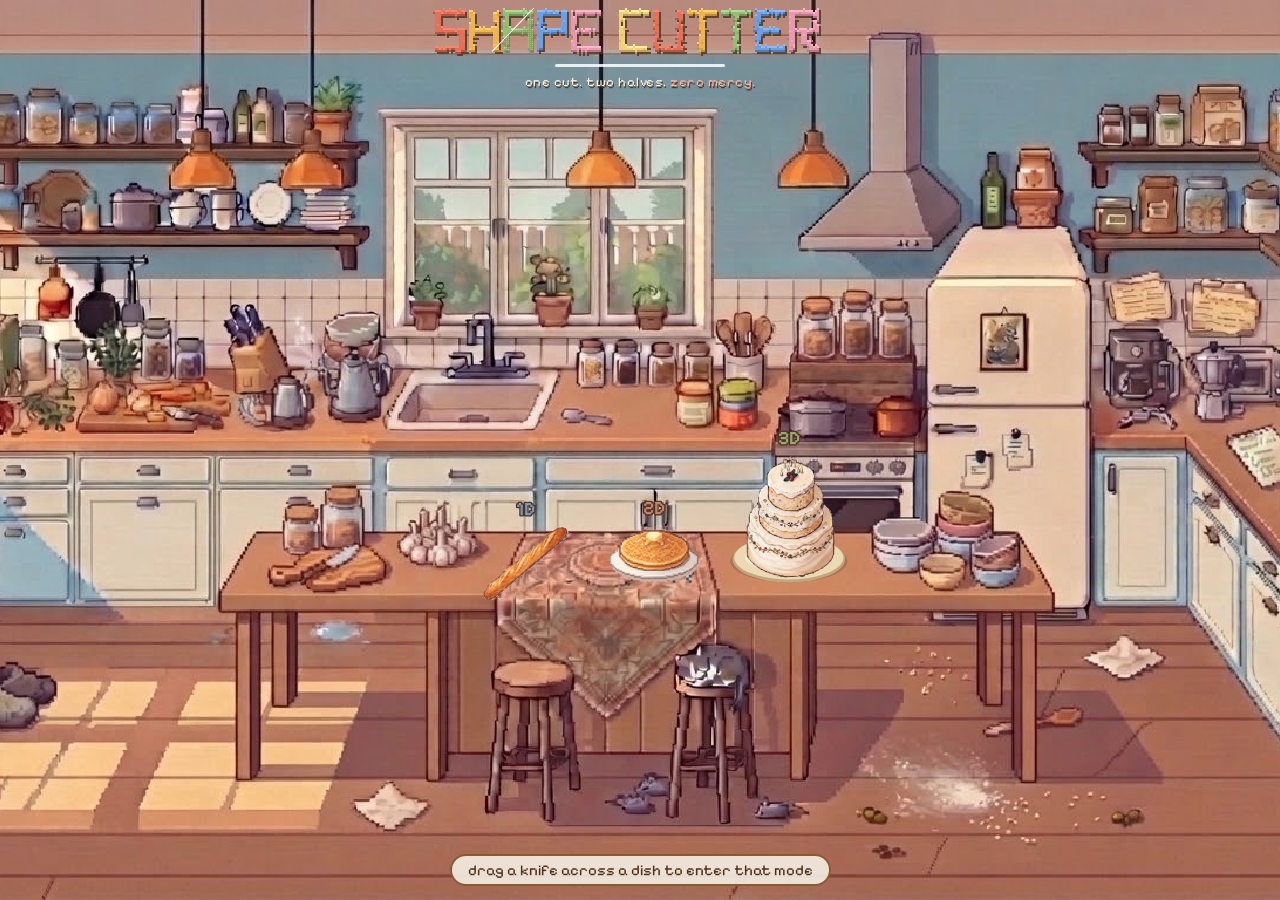
<file: index.html>
<!DOCTYPE html>
<html>
<head>
  <meta charset="utf-8">
  <meta name="viewport" content="width=device-width, initial-scale=1">
  <title>Shape Cutter</title>
  <link rel="preconnect" href="https://fonts.googleapis.com">
  <link rel="preconnect" href="https://fonts.gstatic.com" crossorigin>
  <link href="https://fonts.googleapis.com/css2?family=Pixelify+Sans:wght@400..700&family=Orbitron:wght@500;700&family=Space+Grotesk:wght@300..700&display=swap" rel="stylesheet">
  <link rel="stylesheet" href="css/style.css">
</head>
<body>
  <canvas id="bg"></canvas>
  <main class="menu-wrap">
    <div class="sign">
      <h1 class="title"><canvas id="titleCanvas" width="836" height="96" aria-label="Shape Cutter"></canvas></h1>
      <div class="slice-line"></div>
      <p class="tagline">one cut. two halves. <span class="tagline-accent">zero mercy.</span></p>
    </div>
  </main>
  <p class="kitchen-hint">drag a knife across a dish to enter that mode</p>
  <script src="js/shared/engine.js"></script>
  <script src="js/shared/foods.js"></script>
  <script src="js/shared/menu.js"></script>
</body>
</html>
</file>
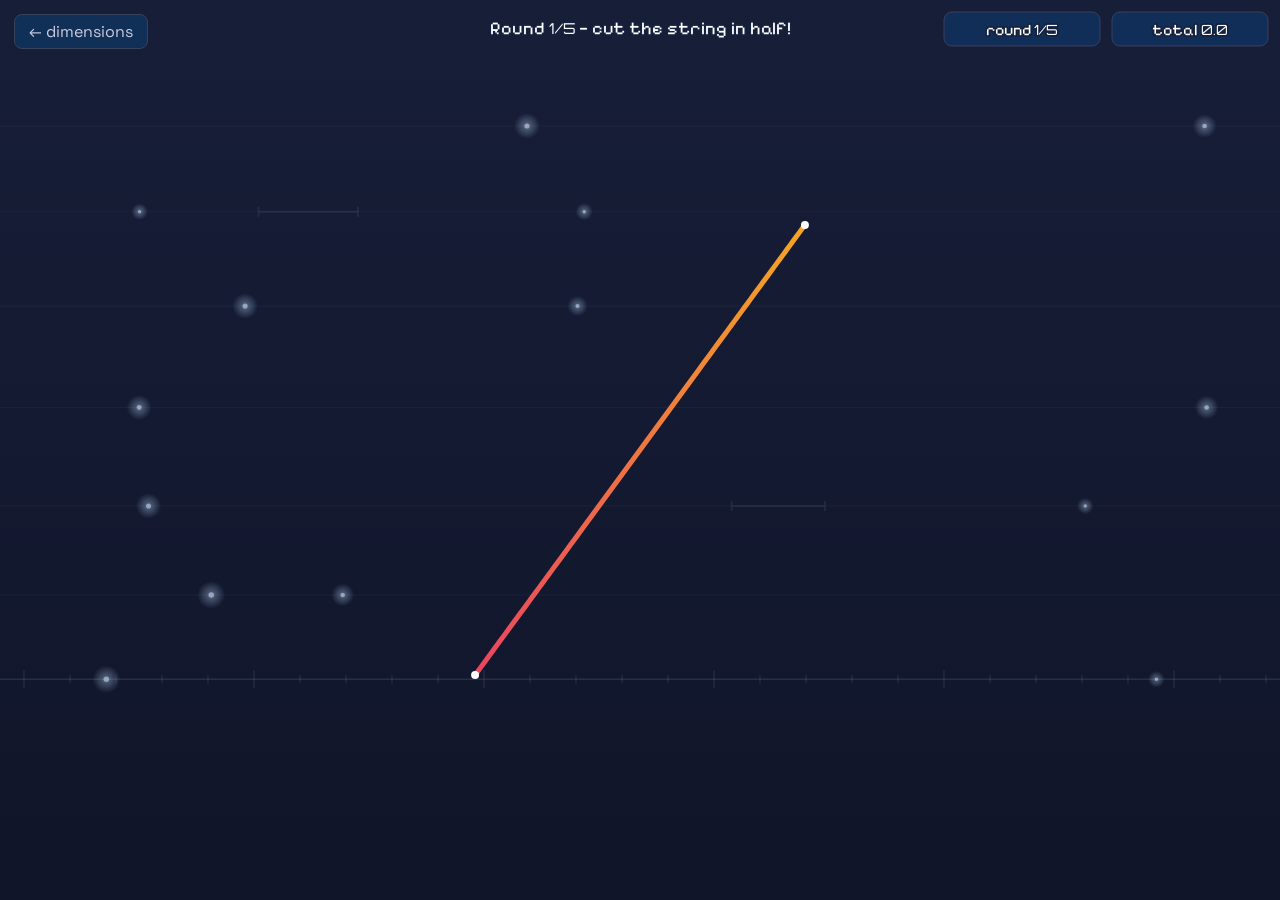
<file: 1d.html>
<!DOCTYPE html>
<html>
<head>
  <meta charset="utf-8">
  <meta name="viewport" content="width=device-width, initial-scale=1">
  <title>Shape Cutter — 1D</title>
  <link rel="preconnect" href="https://fonts.googleapis.com">
  <link rel="preconnect" href="https://fonts.gstatic.com" crossorigin>
  <link href="https://fonts.googleapis.com/css2?family=Pixelify+Sans:wght@400..700&family=Orbitron:wght@500;700&family=Space+Grotesk:wght@300..700&display=swap" rel="stylesheet">
  <link rel="stylesheet" href="css/style.css">
</head>
<body data-dim="1">
  <a class="back" href="index.html">&larr; dimensions</a>
  <canvas id="bg"></canvas>
  <canvas id="game" width="800" height="600"></canvas>
  <script src="js/shared/dimbg.js"></script>
  <script src="js/1d/strings.js"></script>
  <script src="js/1d/oned.js"></script>
</body>
</html>
</file>
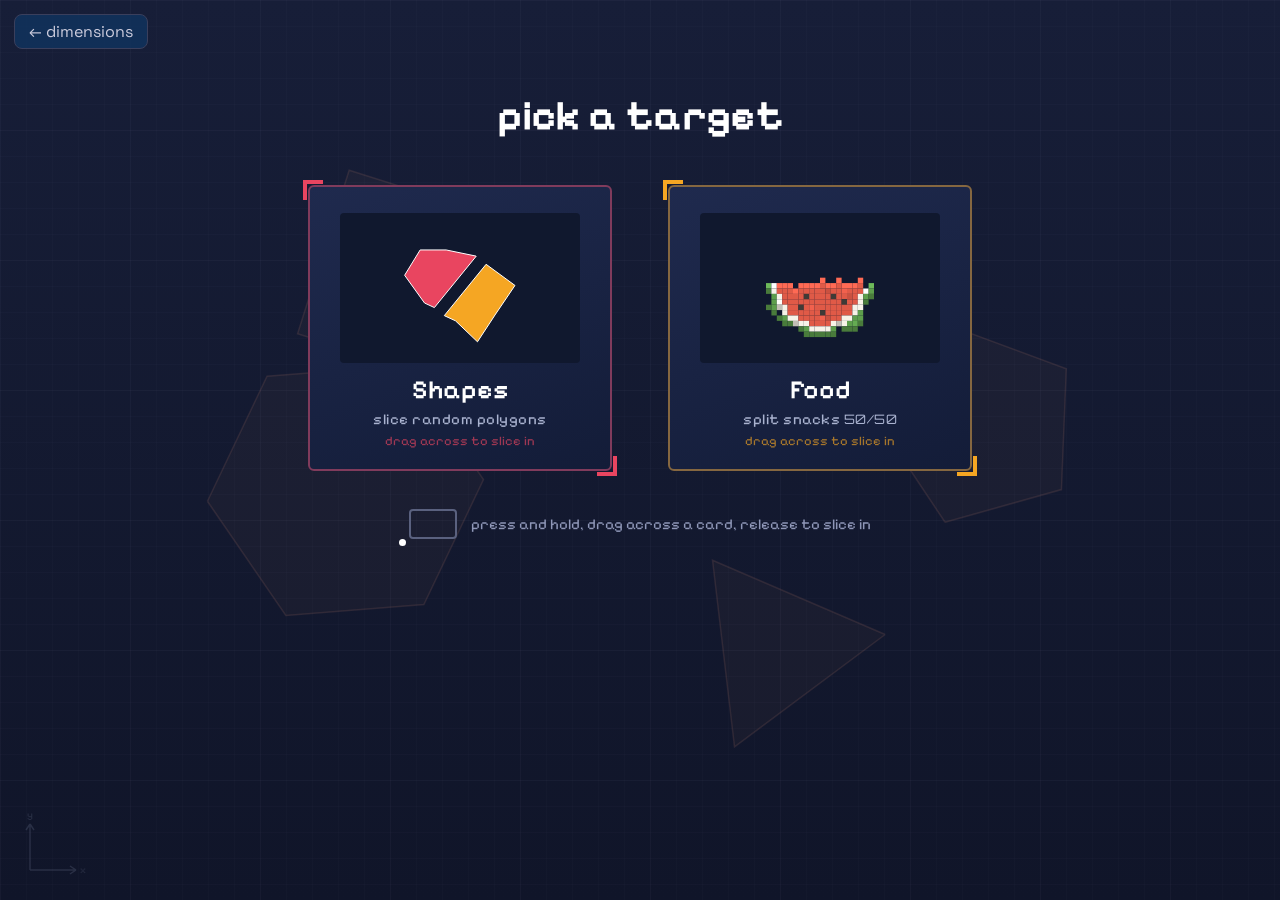
<file: 2d.html>
<!DOCTYPE html>
<html>
<head>
  <meta charset="utf-8">
  <meta name="viewport" content="width=device-width, initial-scale=1">
  <title>Shape Cutter — 2D</title>
  <link rel="preconnect" href="https://fonts.googleapis.com">
  <link rel="preconnect" href="https://fonts.gstatic.com" crossorigin>
  <link href="https://fonts.googleapis.com/css2?family=Pixelify+Sans:wght@400..700&family=Orbitron:wght@500;700&family=Space+Grotesk:wght@300..700&display=swap" rel="stylesheet">
  <link rel="stylesheet" href="css/style.css">
</head>
<body data-dim="2">
  <a class="back" href="index.html">&larr; dimensions</a>
  <canvas id="bg"></canvas>
  <main class="menu-wrap">
    <h1 class="page-head">pick a target</h1>
    <div class="menu">
      <a class="mode mode-shapes" href="shape.html">
        <canvas id="previewShapes" width="240" height="150"></canvas>
        <span class="mode-name">Shapes</span>
        <span class="mode-desc">slice random polygons</span>
        <span class="mode-hint">drag across to slice in</span>
      </a>
      <a class="mode mode-food" href="objects.html">
        <canvas id="previewFood" width="240" height="150"></canvas>
        <span class="mode-name">Food</span>
        <span class="mode-desc">split snacks <span class="num">50/50</span></span>
        <span class="mode-hint">drag across to slice in</span>
      </a>
    </div>
    <p class="how">
      <span class="how-demo"><span class="how-dot"></span></span>
      <span>press and hold, drag across a card, release to slice in</span>
    </p>
  </main>
  <script src="js/shared/dimbg.js"></script>
  <script src="js/shared/engine.js"></script>
  <script src="js/shared/foods.js"></script>
  <script src="js/shared/menu.js"></script>
</body>
</html>
</file>
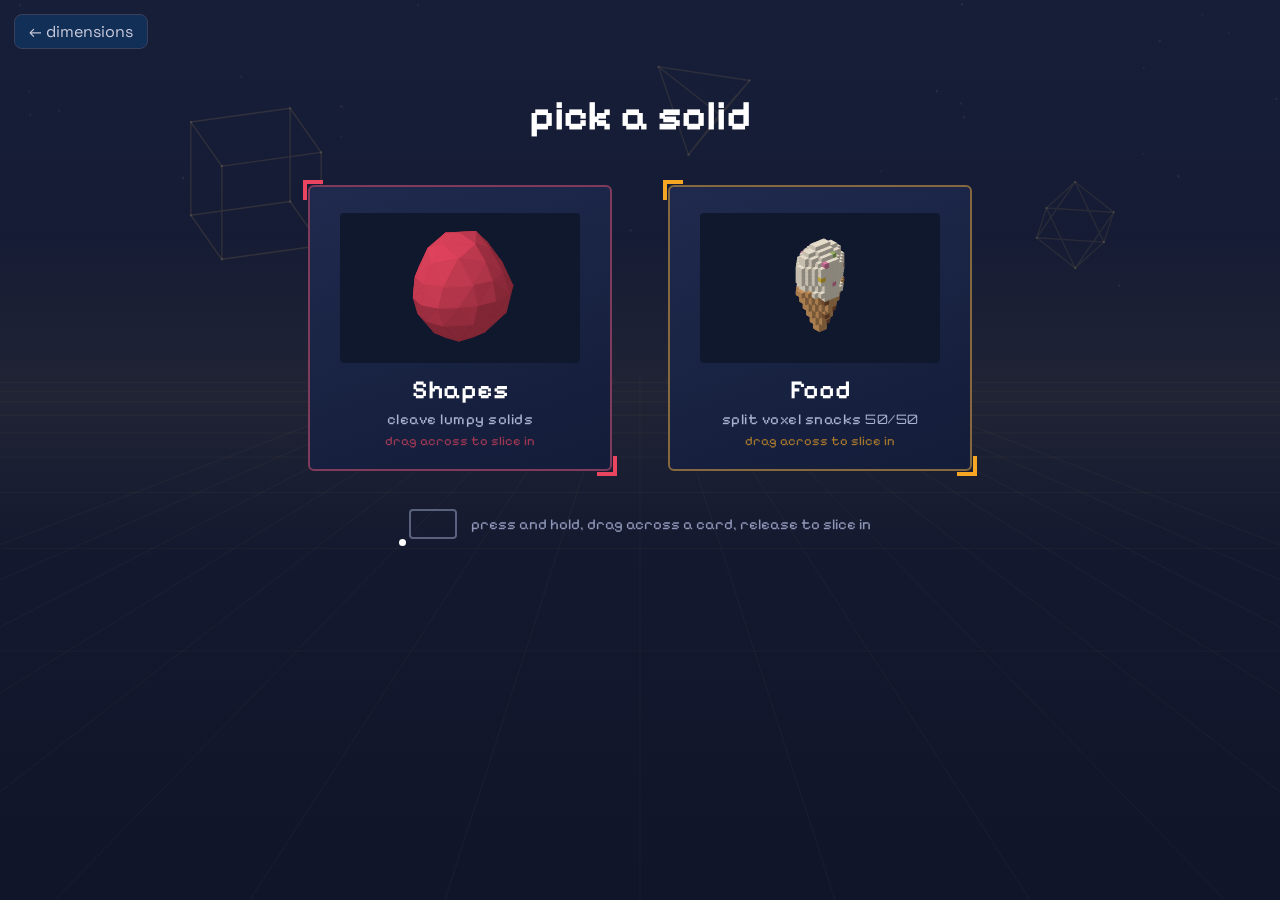
<file: 3d.html>
<!DOCTYPE html>
<html>
<head>
  <meta charset="utf-8">
  <meta name="viewport" content="width=device-width, initial-scale=1">
  <title>Shape Cutter — 3D</title>
  <link rel="preconnect" href="https://fonts.googleapis.com">
  <link rel="preconnect" href="https://fonts.gstatic.com" crossorigin>
  <link href="https://fonts.googleapis.com/css2?family=Pixelify+Sans:wght@400..700&family=Orbitron:wght@500;700&family=Space+Grotesk:wght@300..700&display=swap" rel="stylesheet">
  <link rel="stylesheet" href="css/style.css">
</head>
<body data-dim="3">
  <a class="back" href="index.html">&larr; dimensions</a>
  <canvas id="bg"></canvas>
  <main class="menu-wrap">
    <h1 class="page-head">pick a solid</h1>
    <div class="menu">
      <a class="mode mode-shapes" href="shape3d.html">
        <canvas id="previewShape3d" width="240" height="150"></canvas>
        <span class="mode-name">Shapes</span>
        <span class="mode-desc">cleave lumpy solids</span>
        <span class="mode-hint">drag across to slice in</span>
      </a>
      <a class="mode mode-food" href="food3d.html">
        <canvas id="previewFood3d" width="240" height="150"></canvas>
        <span class="mode-name">Food</span>
        <span class="mode-desc">split voxel snacks <span class="num">50/50</span></span>
        <span class="mode-hint">drag across to slice in</span>
      </a>
    </div>
    <p class="how">
      <span class="how-demo"><span class="how-dot"></span></span>
      <span>press and hold, drag across a card, release to slice in</span>
    </p>
  </main>
  <script src="js/shared/dimbg.js"></script>
  <script src="js/shared/engine.js"></script>
  <script src="js/shared/foods.js"></script>
  <script src="js/3d/solids.js"></script>
  <script src="js/shared/menu.js"></script>
</body>
</html>
</file>
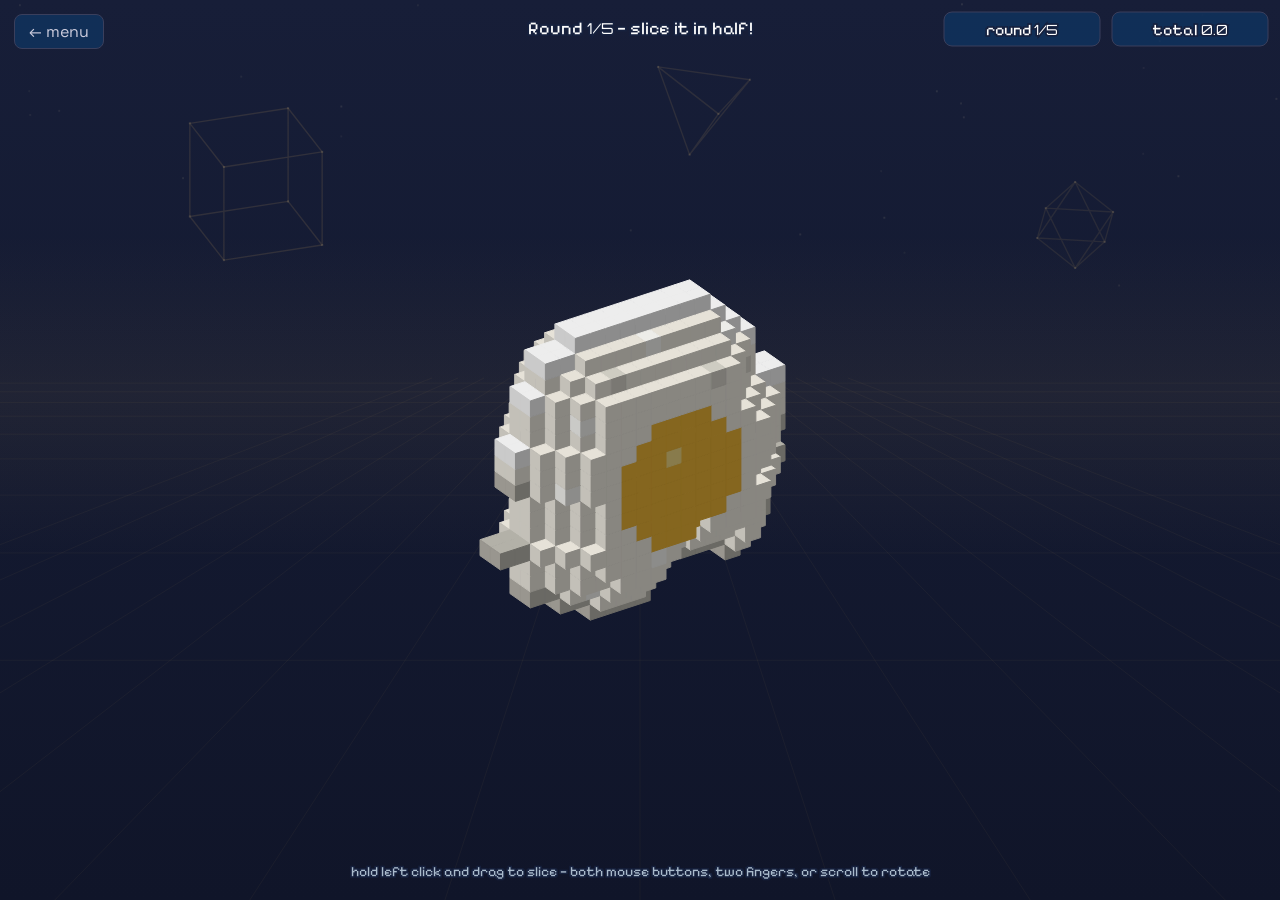
<file: food3d.html>
<!DOCTYPE html>
<html>
<head>
  <meta charset="utf-8">
  <meta name="viewport" content="width=device-width, initial-scale=1">
  <title>Shape Cutter — 3D Food</title>
  <link rel="preconnect" href="https://fonts.googleapis.com">
  <link rel="preconnect" href="https://fonts.gstatic.com" crossorigin>
  <link href="https://fonts.googleapis.com/css2?family=Pixelify+Sans:wght@400..700&family=Orbitron:wght@500;700&family=Space+Grotesk:wght@300..700&display=swap" rel="stylesheet">
  <link rel="stylesheet" href="css/style.css">
</head>
<body data-dim="3">
  <a class="back" href="3d.html">&larr; menu</a>
  <canvas id="bg"></canvas>
  <canvas id="game" width="800" height="600"></canvas>
  <script src="js/shared/dimbg.js"></script>
  <script src="js/3d/solids.js"></script>
  <script src="js/shared/foods.js"></script>
  <script src="js/3d/foods3d.js"></script>
  <script src="js/3d/threed.js"></script>
</body>
</html>
</file>
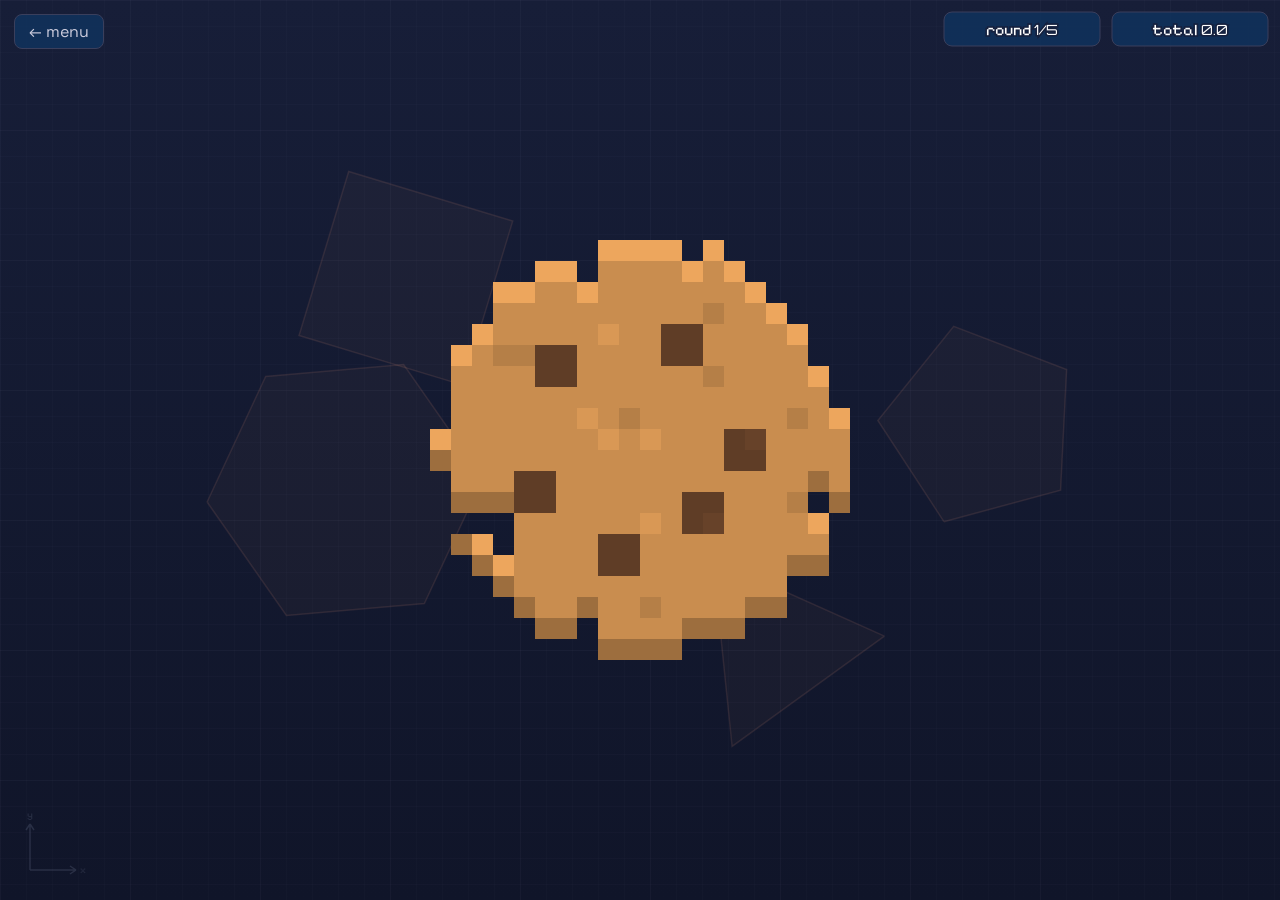
<file: objects.html>
<!DOCTYPE html>
<html>
<head>
  <meta charset="utf-8">
  <meta name="viewport" content="width=device-width, initial-scale=1">
  <title>Shape Cutter — Food</title>
  <link rel="preconnect" href="https://fonts.googleapis.com">
  <link rel="preconnect" href="https://fonts.gstatic.com" crossorigin>
  <link href="https://fonts.googleapis.com/css2?family=Pixelify+Sans:wght@400..700&family=Orbitron:wght@500;700&family=Space+Grotesk:wght@300..700&display=swap" rel="stylesheet">
  <link rel="stylesheet" href="css/style.css">
</head>
<body data-dim="2">
  <a class="back" href="2d.html">&larr; menu</a>
  <canvas id="bg"></canvas>
  <canvas id="game" width="800" height="600"></canvas>
  <script src="js/shared/dimbg.js"></script>
  <script src="js/shared/engine.js"></script>
  <script src="js/shared/foods.js"></script>
  <script src="js/2d/game.js"></script>
</body>
</html>
</file>
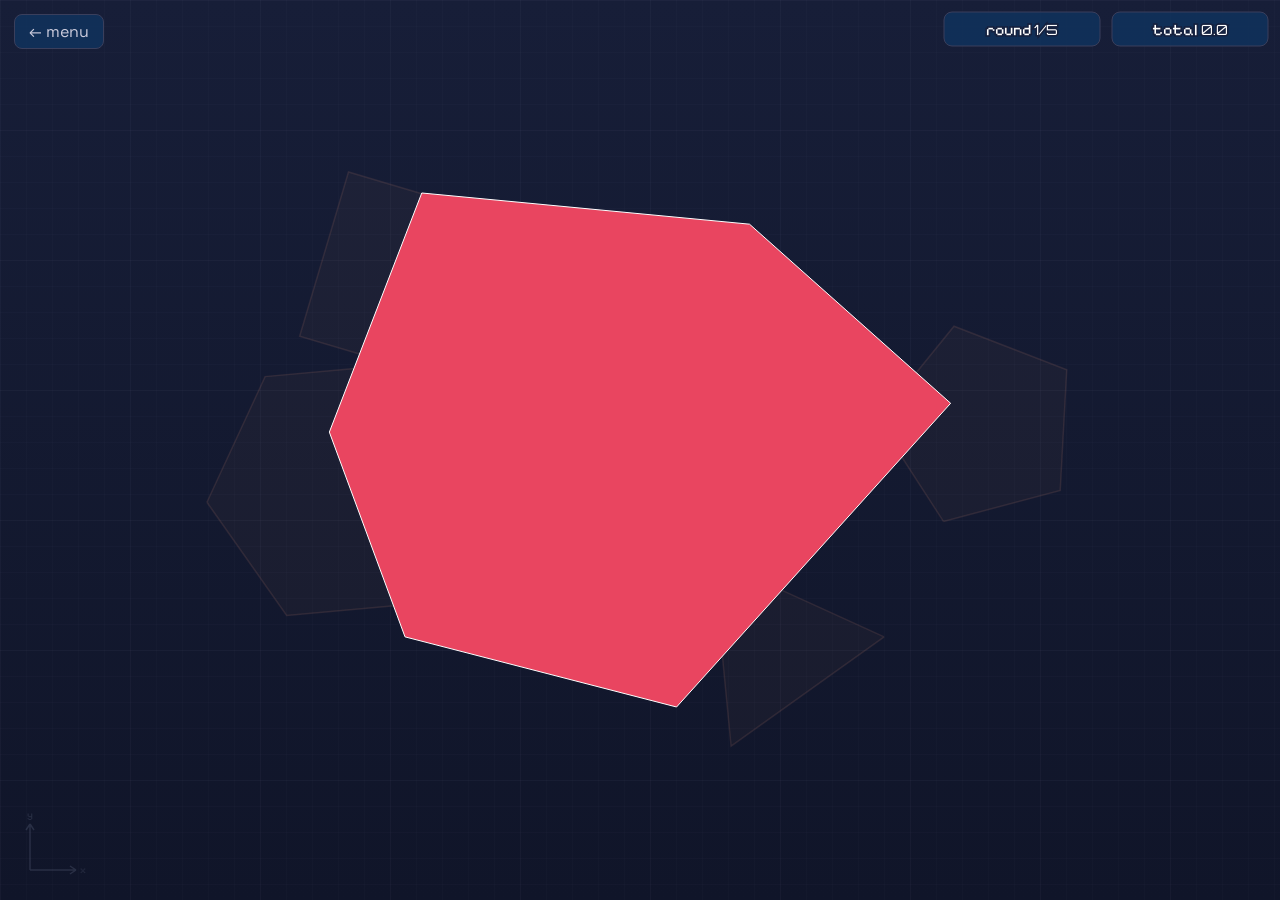
<file: shape.html>
<!DOCTYPE html>
<html>
<head>
  <meta charset="utf-8">
  <meta name="viewport" content="width=device-width, initial-scale=1">
  <title>Shape Cutter — Shapes</title>
  <link rel="preconnect" href="https://fonts.googleapis.com">
  <link rel="preconnect" href="https://fonts.gstatic.com" crossorigin>
  <link href="https://fonts.googleapis.com/css2?family=Pixelify+Sans:wght@400..700&family=Orbitron:wght@500;700&family=Space+Grotesk:wght@300..700&display=swap" rel="stylesheet">
  <link rel="stylesheet" href="css/style.css">
</head>
<body data-dim="2">
  <a class="back" href="2d.html">&larr; menu</a>
  <canvas id="bg"></canvas>
  <canvas id="game" width="800" height="600"></canvas>
  <script src="js/shared/dimbg.js"></script>
  <script src="js/shared/engine.js"></script>
  <script src="js/2d/shapes.js"></script>
  <script src="js/2d/game.js"></script>
</body>
</html>
</file>
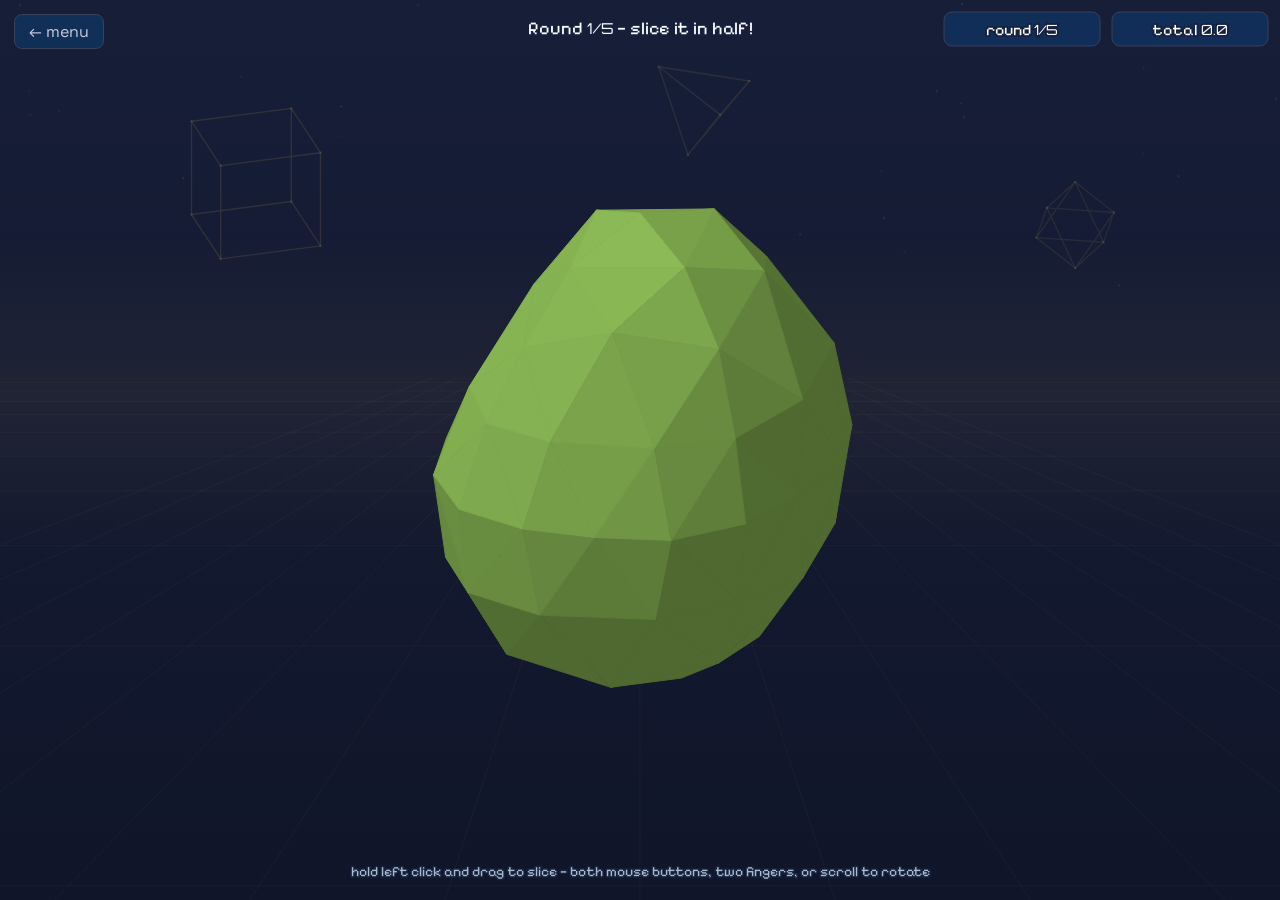
<file: shape3d.html>
<!DOCTYPE html>
<html>
<head>
  <meta charset="utf-8">
  <meta name="viewport" content="width=device-width, initial-scale=1">
  <title>Shape Cutter — 3D Shapes</title>
  <link rel="preconnect" href="https://fonts.googleapis.com">
  <link rel="preconnect" href="https://fonts.gstatic.com" crossorigin>
  <link href="https://fonts.googleapis.com/css2?family=Pixelify+Sans:wght@400..700&family=Orbitron:wght@500;700&family=Space+Grotesk:wght@300..700&display=swap" rel="stylesheet">
  <link rel="stylesheet" href="css/style.css">
</head>
<body data-dim="3">
  <a class="back" href="3d.html">&larr; menu</a>
  <canvas id="bg"></canvas>
  <canvas id="game" width="800" height="600"></canvas>
  <script src="js/shared/dimbg.js"></script>
  <script src="js/3d/solids.js"></script>
  <script src="js/3d/shapes3d.js"></script>
  <script src="js/3d/threed.js"></script>
</body>
</html>
</file>
<file: css/style.css>
body {
  display: flex;
  flex-direction: column;
  align-items: center;
  background: #1a1a2e;
  font-family: 'Space Grotesk', system-ui, sans-serif;
  color: #eee;
  margin: 0;
  min-height: 100vh;
  animation: pagefade 0.4s ease-out;
}
@keyframes pagefade {
  from {
    opacity: 0;
  }
}
#game {
  position: fixed;
  inset: 0;
  background: transparent; /* the dimension backdrop on #bg shows through */
  touch-action: none;
}
button {
  margin-top: 14px;
  font-family: inherit;
}
.back {
  position: fixed;
  top: 14px;
  left: 14px;
  z-index: 10;
  padding: 6px 14px;
  background: rgba(15, 52, 96, 0.8);
  border: 1px solid #3a3f5c;
  border-radius: 8px;
  color: #ccd;
  text-decoration: none;
}
.back:hover {
  color: #fff;
}

/* --- landing page --- */
#bg {
  position: fixed;
  inset: 0;
  width: 100%;
  height: 100%;
  z-index: 0;
}
.menu-wrap {
  position: relative;
  z-index: 1;
  display: flex;
  flex-direction: column;
  align-items: center;
  pointer-events: none; /* let slice gestures reach the scene canvas beneath */
}
.kitchen-hint {
  position: fixed;
  bottom: 14px;
  left: 0;
  right: 0;
  width: fit-content;
  z-index: 1;
  text-align: center;
  margin: 0 auto;
  padding: 5px 16px;
  font-family: 'Pixelify Sans', monospace;
  font-size: 15px;
  color: #4e2f16;
  background: rgba(244, 239, 228, 0.9);
  border: 2px solid #8a5a30;
  border-radius: 999px;
  pointer-events: none;
  animation: rise 0.7s 0.6s ease-out both;
}
/* compact title block pinned to the very top, floating over the picture */
.sign {
  position: relative;
  display: flex;
  flex-direction: column;
  align-items: center;
  margin-top: 8px;
  animation: rise 0.7s ease-out both;
}
.title {
  margin: 0;
  line-height: 0;
}
.title canvas {
  max-width: min(50vw, 418px);
  image-rendering: pixelated;
}
.slice-line {
  width: 0;
  height: 3px;
  border-radius: 2px;
  background: #fff;
  opacity: 0.85;
  margin-top: 8px;
  animation: slice 0.6s 0.5s ease-out forwards;
}
.tagline {
  font-family: 'Pixelify Sans', monospace;
  font-size: 13px;
  letter-spacing: 0.5px;
  color: #fdf3e0;
  text-shadow: 1px 2px 0 rgba(58, 43, 28, 0.85);
  margin: 7px 0 0;
  animation: rise 0.7s 0.2s ease-out both;
}
.tagline-accent {
  color: #ffb3a0;
}
.menu {
  display: flex;
  gap: 56px;
  margin-top: 44px;
  flex-wrap: wrap;
  justify-content: center;
}
.mode {
  --accent: #e94560;
  pointer-events: auto; /* re-enable: .menu-wrap is pass-through for the landing scene */
  position: relative;
  display: flex;
  flex-direction: column;
  align-items: center;
  gap: 5px;
  padding: 26px 30px 20px;
  background: linear-gradient(160deg, #1f2a4e 0%, #131c38 100%);
  border: 2px solid color-mix(in srgb, var(--accent) 45%, #2a3358);
  border-radius: 6px;
  color: #fff;
  text-decoration: none;
  cursor: crosshair;
  transition: transform 0.25s ease, border-color 0.25s ease, box-shadow 0.25s ease;
  animation: rise 0.7s 0.35s ease-out both;
}
.mode-food {
  --accent: #f5a623;
}
.mode:nth-child(2) {
  animation-delay: 0.5s;
}
.mode:nth-child(3) {
  animation-delay: 0.65s;
}
.mode-d1 {
  --accent: #5f85db;
}
.mode-d2 {
  --accent: #e94560;
}
.mode-d3 {
  --accent: #f5a623;
}
.dim-card .mode-name {
  font-family: 'Orbitron', sans-serif;
  font-size: 24px;
  letter-spacing: 2px;
}
.num {
  font-family: 'Orbitron', sans-serif;
  font-size: 13px;
}
.page-head {
  font-family: 'Pixelify Sans', monospace;
  font-size: clamp(30px, 6vw, 42px);
  color: #fff;
  margin: 10vh 0 0;
  animation: rise 0.7s ease-out both;
}
/* target-bracket corners: this card is something you cut */
.mode::before,
.mode::after {
  content: '';
  position: absolute;
  width: 16px;
  height: 16px;
}
.mode::before {
  top: -7px;
  left: -7px;
  border-top: 4px solid var(--accent);
  border-left: 4px solid var(--accent);
}
.mode::after {
  bottom: -7px;
  right: -7px;
  border-bottom: 4px solid var(--accent);
  border-right: 4px solid var(--accent);
}
.mode:hover {
  transform: translateY(-8px) scale(1.03);
  border-style: solid;
  border-color: var(--accent);
  box-shadow: 0 12px 40px color-mix(in srgb, var(--accent) 28%, transparent),
    inset 0 0 30px color-mix(in srgb, var(--accent) 10%, transparent);
}
.mode canvas {
  border-radius: 4px;
  background: #10182e;
  touch-action: none;
}
.mode-name {
  font-family: 'Pixelify Sans', monospace;
  font-size: 26px;
  font-weight: 600;
  margin-top: 6px;
}
.mode-desc {
  font-family: 'Pixelify Sans', monospace;
  font-size: 15px;
  letter-spacing: 0.5px;
  color: #aab3d0;
}
.mode-hint {
  font-family: 'Pixelify Sans', monospace;
  font-size: 13px;
  color: var(--accent);
  opacity: 0.65;
  transition: opacity 0.2s ease;
}
.mode.hint-flash .mode-hint {
  opacity: 1;
}
.how {
  display: flex;
  align-items: center;
  gap: 14px;
  margin-top: 38px;
  font-family: 'Pixelify Sans', monospace;
  font-size: 15px;
  color: #8f97b8;
  animation: rise 0.7s 0.65s ease-out both;
  transition: color 0.2s ease;
}
.how-demo {
  position: relative;
  width: 44px;
  height: 26px;
  border: 2px solid #5a617f;
  border-radius: 4px;
}
.how-dot {
  position: absolute;
  width: 7px;
  height: 7px;
  border-radius: 50%;
  background: #fff;
  left: -12px;
  top: 28px;
  animation: howsweep 2.2s ease-in-out infinite;
}
.how.hint-flash {
  color: #fff;
}
.how.hint-flash .how-demo {
  border-color: #e94560;
}
@keyframes howsweep {
  0%,
  12% {
    transform: none;
    opacity: 0;
  }
  22% {
    opacity: 1;
  }
  70% {
    transform: translate(58px, -38px);
    opacity: 1;
  }
  82%,
  100% {
    transform: translate(58px, -38px);
    opacity: 0;
  }
}
.wipe-panel {
  position: fixed;
  inset: 0;
  z-index: 70;
  pointer-events: none;
}
#fxOverlay {
  position: fixed;
  inset: 0;
  z-index: 50;
  pointer-events: none;
}
@keyframes cardshake {
  0%,
  100% {
    transform: none;
  }
  25% {
    transform: translateX(-6px);
  }
  75% {
    transform: translateX(6px);
  }
}

@keyframes rise {
  from {
    opacity: 0;
    transform: translateY(18px);
  }
  to {
    opacity: 1;
    transform: none;
  }
}
@keyframes slice {
  to {
    width: min(170px, 42vw);
  }
}

@media (prefers-reduced-motion: reduce) {
  * {
    animation: none !important;
    transition: none !important;
  }
  .slice-line {
    width: min(170px, 42vw);
  }
}
</file>
